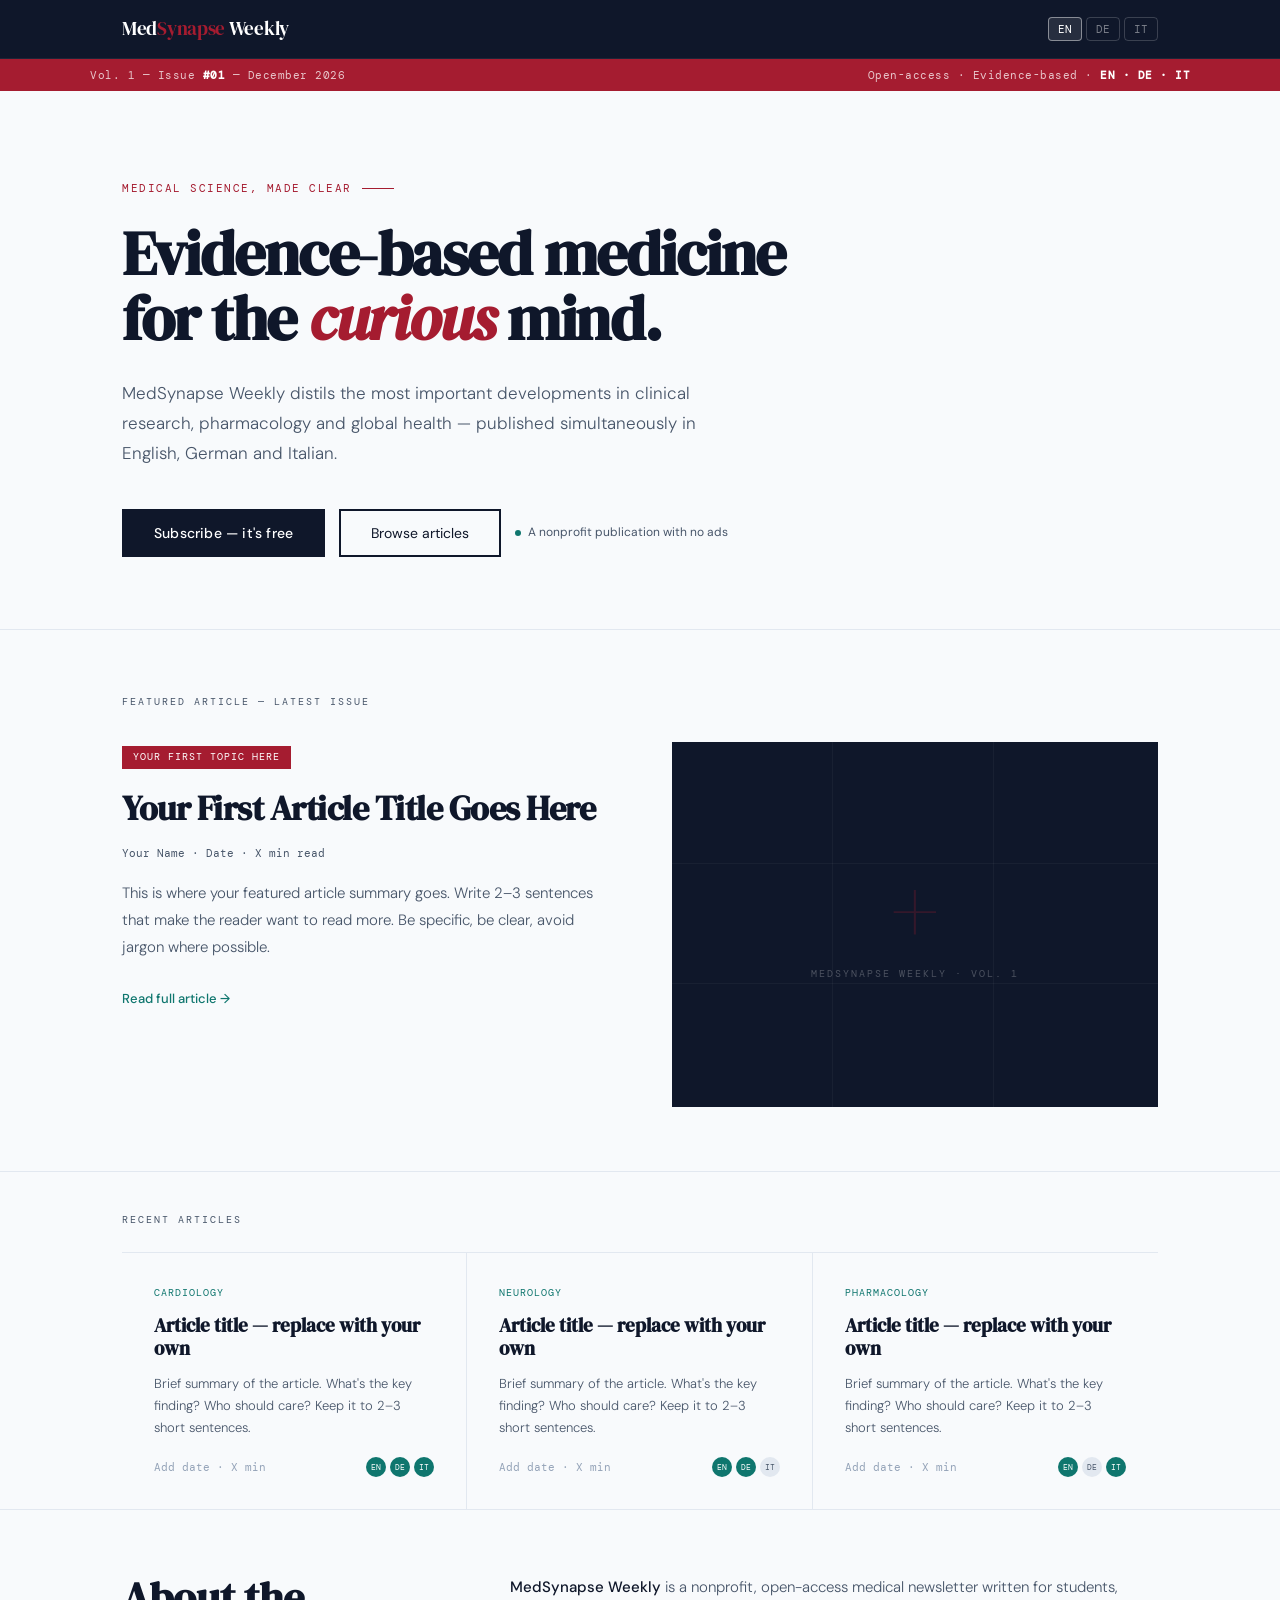
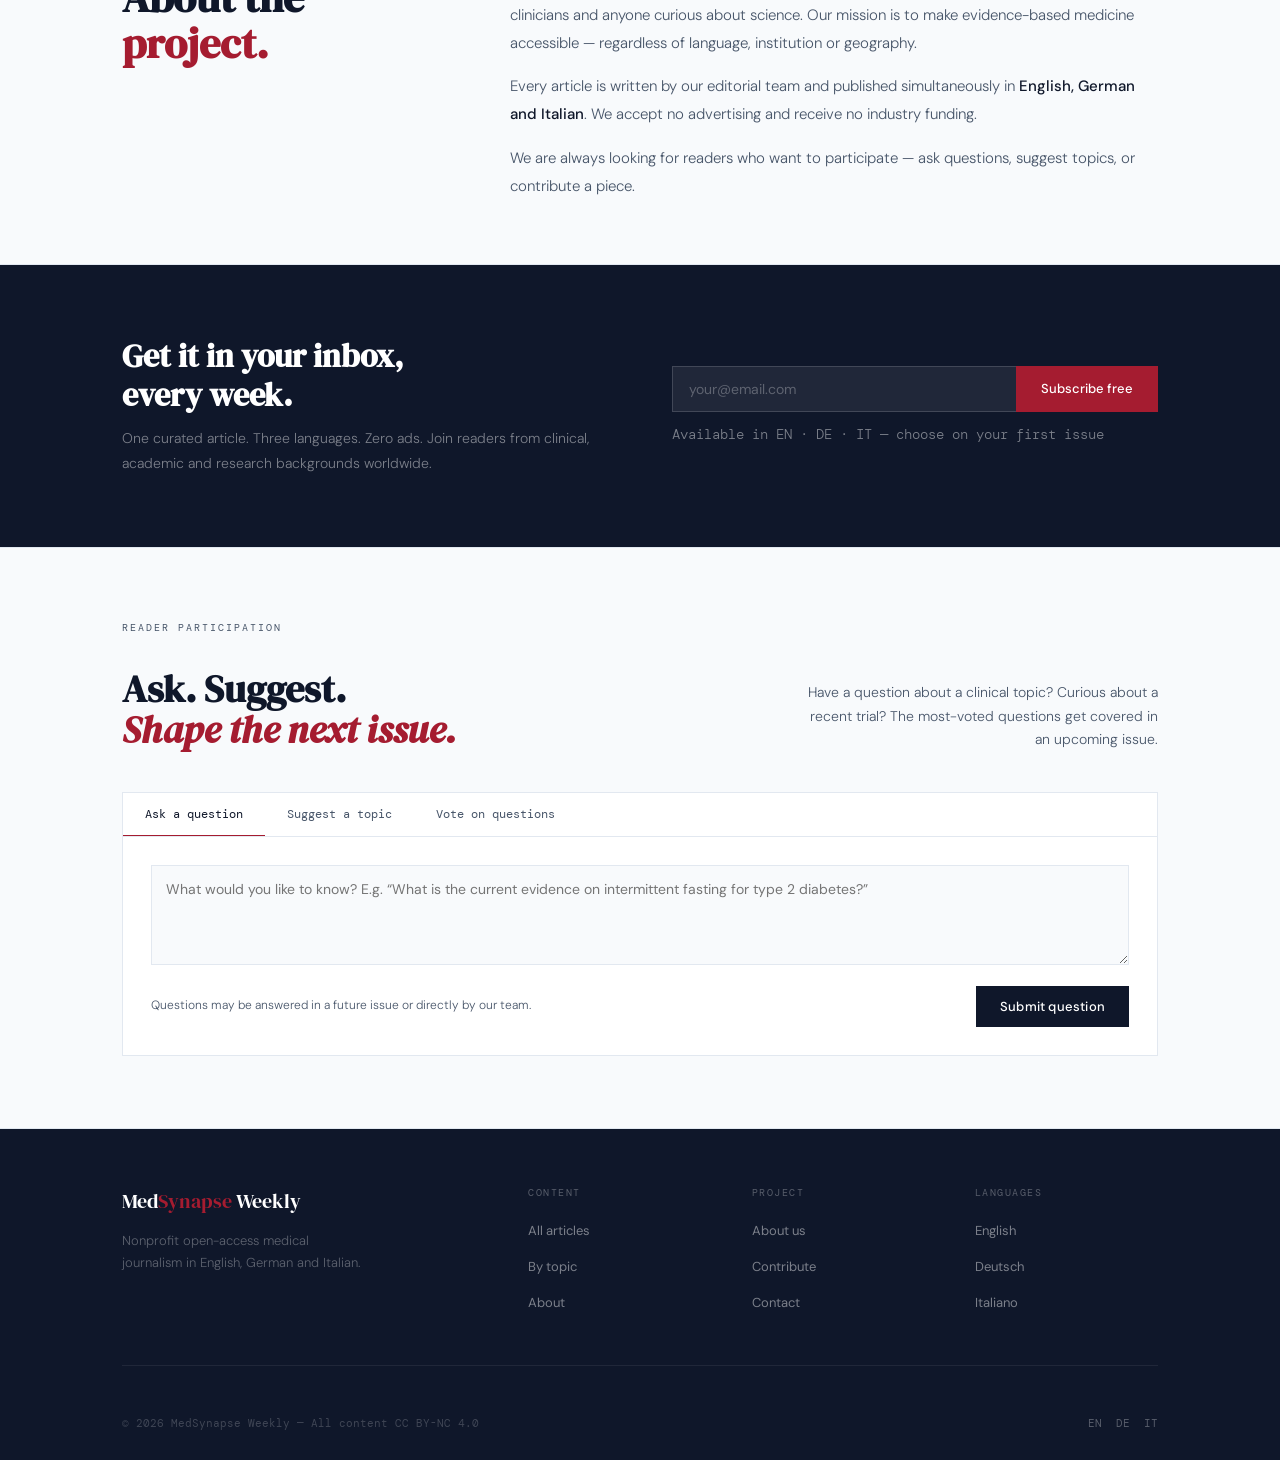
<file: index.html>
<!DOCTYPE html>
<html lang="en">
<head>
  <meta charset="UTF-8" />
  <meta name="viewport" content="width=device-width, initial-scale=1.0" />
  <meta name="description" content="MedSynapse Weekly — open-access medical newsletter in English, German and Italian." />
  <title>MedSynapse Weekly</title>
  <link rel="preconnect" href="https://fonts.googleapis.com" />
  <link rel="preconnect" href="https://fonts.gstatic.com" crossorigin />
  <link href="https://fonts.googleapis.com/css2?family=DM+Serif+Display:ital@0;1&family=DM+Sans:opsz,wght@9..40,300;9..40,400;9..40,500&family=DM+Mono:wght@400;500&display=swap" rel="stylesheet" />
  <link rel="stylesheet" href="style.css">
</head>
<body>

  <!-- ══ NAV ══ -->
  <nav class="nav" role="navigation" aria-label="Main navigation">
  <div class="nav-inner">
    <a href="index.html" class="logo" aria-label="MedSynapse Weekly home">Med<span>Synapse</span> Weekly</a>
    
    <ul class="nav-links" id="nav-links">
      </ul>

    <div class="lang-switcher" role="group" aria-label="Language selector">
      <button class="lang-btn active" onclick="setLang('en', this)" aria-pressed="true">EN</button>
      <button class="lang-btn" onclick="setLang('de', this)" aria-pressed="false">DE</button>
      <button class="lang-btn" onclick="setLang('it', this)" aria-pressed="false">IT</button>
    </div>

    <button class="nav-toggle" onclick="toggleNav()" aria-label="Toggle menu" aria-expanded="false" id="nav-toggle">
      <span></span><span></span><span></span>
    </button>
  </div> </nav>

  <!-- ══ ISSUE BAR ══ -->
  <div class="issue-bar" role="banner">
    <div class="issue-bar-inner">
      <span>Vol. 1 — Issue <strong>#01</strong> — <span id="issue-date">2026</span></span>
      <span>Open-access · Evidence-based · <strong>EN · DE · IT</strong></span>
    </div>
  </div>

  <!-- ══ HERO ══ -->
  <section class="hero">
    <div class="container">
      <p class="hero-kicker mono">Medical science, made clear</p>
      <h1>Evidence-based medicine<br>for the <em>curious</em> mind.</h1>
      <p class="hero-sub">MedSynapse Weekly distils the most important developments in clinical research, pharmacology and global health — published simultaneously in English, German and Italian.</p>
      <div class="hero-actions">
        <button class="btn-primary" onclick="document.getElementById('subscribe').scrollIntoView({behavior:'smooth'})">Subscribe — it's free</button>
        <button class="btn-ghost" onclick="document.getElementById('articles').scrollIntoView({behavior:'smooth'})">Browse articles</button>
        <span class="hero-stat"><span class="dot"></span> A nonprofit publication with no ads</span>
      </div>
    </div>
  </section>

  <!-- ══ FEATURED ARTICLE ══ -->
  <section class="featured-section">
    <div class="container">
      <p class="section-label">Featured article — latest issue</p>
      <div class="featured-grid">
        <div>
          <span class="featured-tag">Your first topic here</span>
          <h2>Your First Article Title Goes Here</h2>
          <p class="article-meta">Your Name · Date · X min read</p>
          <p class="article-excerpt">This is where your featured article summary goes. Write 2–3 sentences that make the reader want to read more. Be specific, be clear, avoid jargon where possible.</p>
          <a href="#" class="read-link">Read full article →</a>
        </div>
        <div class="featured-visual" role="img" aria-label="Featured article illustration">
          <div class="featured-visual-grid-line" style="top:0;left:33%;width:1px;height:100%;"></div>
          <div class="featured-visual-grid-line" style="top:0;left:66%;width:1px;height:100%;"></div>
          <div class="featured-visual-grid-line" style="top:33%;left:0;width:100%;height:1px;"></div>
          <div class="featured-visual-grid-line" style="top:66%;left:0;width:100%;height:1px;"></div>
          <div>
            <div class="featured-visual-icon">+</div>
            <div class="featured-visual-label">MedSynapse Weekly · Vol. 1</div>
          </div>
        </div>
      </div>
    </div>
  </section>

  <!-- ══ ARTICLES GRID ══ -->
  <section class="articles-section" id="articles">
    <div class="container">
      <div class="articles-section-header">
        <p class="section-label" style="margin-bottom:0;">Recent articles</p>
      </div>
    </div>
    <div style="max-width:1100px; margin:0 auto; padding:0 2rem;">
      <div class="articles-grid">

        <article class="article-card">
          <p class="card-tag">Cardiology</p>
          <h3 class="card-title">Article title — replace with your own</h3>
          <p class="card-excerpt">Brief summary of the article. What's the key finding? Who should care? Keep it to 2–3 short sentences.</p>
          <div class="card-footer">
            <span class="card-date mono">Add date · X min</span>
            <div class="lang-pips" aria-label="Available languages">
              <div class="pip on" title="English">EN</div>
              <div class="pip on" title="German">DE</div>
              <div class="pip on" title="Italian">IT</div>
            </div>
          </div>
        </article>

        <article class="article-card">
          <p class="card-tag">Neurology</p>
          <h3 class="card-title">Article title — replace with your own</h3>
          <p class="card-excerpt">Brief summary of the article. What's the key finding? Who should care? Keep it to 2–3 short sentences.</p>
          <div class="card-footer">
            <span class="card-date mono">Add date · X min</span>
            <div class="lang-pips" aria-label="Available languages">
              <div class="pip on" title="English">EN</div>
              <div class="pip on" title="German">DE</div>
              <div class="pip" title="Italian">IT</div>
            </div>
          </div>
        </article>

        <article class="article-card">
          <p class="card-tag">Pharmacology</p>
          <h3 class="card-title">Article title — replace with your own</h3>
          <p class="card-excerpt">Brief summary of the article. What's the key finding? Who should care? Keep it to 2–3 short sentences.</p>
          <div class="card-footer">
            <span class="card-date mono">Add date · X min</span>
            <div class="lang-pips" aria-label="Available languages">
              <div class="pip on" title="English">EN</div>
              <div class="pip" title="German">DE</div>
              <div class="pip on" title="Italian">IT</div>
            </div>
          </div>
        </article>

      </div>
    </div>
  </section>

  <!-- ══ ABOUT ══ -->
  <section class="about-section" id="about">
    <div class="container">
      <div class="about-grid">
        <div>
          <h2 class="about-heading">About the<span>project.</span></h2>
        </div>
        <div class="about-body">
          <p><strong>MedSynapse Weekly</strong> is a nonprofit, open-access medical newsletter written for students, clinicians and anyone curious about science. Our mission is to make evidence-based medicine accessible — regardless of language, institution or geography.</p>
          <p>Every article is written by our editorial team and published simultaneously in <strong>English, German and Italian</strong>. We accept no advertising and receive no industry funding.</p>
          <p>We are always looking for readers who want to participate — ask questions, suggest topics, or contribute a piece.</p>
        </div>
      </div>
    </div>
  </section>

  <!-- ══ SUBSCRIBE ══ -->
  <section class="subscribe-section" id="subscribe">
    <div class="container">
      <div class="subscribe-grid">
        <div>
          <h3>Get it in your inbox,<br>every week.</h3>
          <p>One curated article. Three languages. Zero ads. Join readers from clinical, academic and research backgrounds worldwide.</p>
        </div>
        <div>
          <div class="sub-form">
            <input class="sub-input" type="email" id="sub-email" placeholder="your@email.com" aria-label="Email address" />
            <button class="sub-btn" onclick="handleSubscribe()">Subscribe free</button>
          </div>
          <p class="sub-note" id="sub-note">Available in EN · DE · IT — choose on your first issue</p>
          <p class="success-msg" id="sub-success">✓ Subscribed. Your first issue is on its way.</p>
        </div>
      </div>
    </div>
  </section>

  <!-- ══ AMA SECTION ══ -->
  <section class="ama-section" id="ama">
    <div class="container">
      <div class="ama-header">
        <div>
          <p class="section-label">Reader participation</p>
          <h2 class="ama-heading">Ask. Suggest.<br><span>Shape the next issue.</span></h2>
        </div>
        <p class="ama-sub">Have a question about a clinical topic? Curious about a recent trial? The most-voted questions get covered in an upcoming issue.</p>
      </div>

      <div class="ama-box" role="tabpanel">
        <div class="ama-tabs" role="tablist">
          <button class="ama-tab active" role="tab" aria-selected="true" onclick="switchTab('ask', this)">Ask a question</button>
          <button class="ama-tab" role="tab" aria-selected="false" onclick="switchTab('suggest', this)">Suggest a topic</button>
          <button class="ama-tab" role="tab" aria-selected="false" onclick="switchTab('vote', this)">Vote on questions</button>
        </div>

        <div class="ama-panel active" id="panel-ask">
          <textarea class="ama-textarea" id="ama-q" placeholder="What would you like to know? E.g. &ldquo;What is the current evidence on intermittent fasting for type 2 diabetes?&rdquo;" aria-label="Your question"></textarea>
          <div class="ama-row">
            <p class="ama-hint" id="ask-hint">Questions may be answered in a future issue or directly by our team.</p>
            <button class="btn-primary" style="padding:10px 22px;font-size:13px;" onclick="handleAMA()">Submit question</button>
          </div>
        </div>

        <div class="ama-panel" id="panel-suggest">
          <textarea class="ama-textarea" placeholder="Suggest a topic or a study you'd like us to cover. E.g. &ldquo;Any Phase III results on GLP-1 drugs for NAFLD?&rdquo;" aria-label="Topic suggestion"></textarea>
          <div class="ama-row">
            <p class="ama-hint">We cover reader-suggested topics every 4–6 weeks.</p>
            <button class="btn-primary" style="padding:10px 22px;font-size:13px;">Submit suggestion</button>
          </div>
        </div>

        <div class="ama-panel" id="panel-vote">
          <div class="questions-list" id="questions-list">
            <!-- questions injected by JS -->
          </div>
        </div>
      </div>
    </div>
  </section>

  <!-- ══ FOOTER ══ -->
  <footer>
    <div class="container">
      <div class="footer-grid">
        <div>
          <div class="footer-brand">Med<span>Synapse</span> Weekly</div>
          <p class="footer-tagline">Nonprofit open-access medical journalism in English, German and Italian.</p>
        </div>
        <div>
          <p class="footer-col-title">Content</p>
          <ul class="footer-links">
            <li><a href="#articles">All articles</a></li>
            <li><a href="#articles">By topic</a></li>
            <li><a href="#about">About</a></li>
          </ul>
        </div>
        <div>
          <p class="footer-col-title">Project</p>
          <ul class="footer-links">
            <li><a href="#about">About us</a></li>
            <li><a href="#ama">Contribute</a></li>
            <li><a href="#subscribe">Contact</a></li>
          </ul>
        </div>
        <div>
          <p class="footer-col-title">Languages</p>
          <ul class="footer-links">
            <li><a href="#" onclick="setLangByCode('en')">English</a></li>
            <li><a href="#" onclick="setLangByCode('de')">Deutsch</a></li>
            <li><a href="#" onclick="setLangByCode('it')">Italiano</a></li>
          </ul>
        </div>
      </div>
      <div class="footer-bottom">
        <span>&copy; <span id="yr"></span> MedSynapse Weekly — All content CC BY-NC 4.0</span>
        <div class="footer-langs">
          <a href="#" onclick="setLangByCode('en')">EN</a>
          <a href="#" onclick="setLangByCode('de')">DE</a>
          <a href="#" onclick="setLangByCode('it')">IT</a>
        </div>
      </div>
    </div>
  </footer>

  <script>
    // ── year & date ──
    const now = new Date();
    document.getElementById('yr').textContent = now.getFullYear();
    document.getElementById('issue-date').textContent = now.toLocaleDateString('en-GB', {month:'long', year:'numeric'});

    // ── nav toggle ──
    function toggleNav() {
      const links = document.getElementById('nav-links');
      const toggle = document.getElementById('nav-toggle');
      const open = links.classList.toggle('open');
      toggle.setAttribute('aria-expanded', open);
    }

    // ── language switcher ──
    const strings = {
      en: {
        kicker: 'Medical science, made clear',
        h1: 'Evidence-based medicine<br>for the <em>curious</em> mind.',
        sub: 'MedSynapse Weekly distils the most important developments in clinical research, pharmacology and global health — published simultaneously in English, German and Italian.',
        sub_cta: "Subscribe — it's free",
        browse: 'Browse articles',
      },
      de: {
        kicker: 'Medizinische Wissenschaft, verständlich erklärt',
        h1: 'Evidenzbasierte Medizin<br>für den <em>neugierigen</em> Geist.',
        sub: 'MedSynapse Weekly fasst die wichtigsten Entwicklungen in der klinischen Forschung, Pharmakologie und globalen Gesundheit zusammen — gleichzeitig auf Englisch, Deutsch und Italienisch.',
        sub_cta: 'Kostenlos abonnieren',
        browse: 'Artikel durchsuchen',
      },
      it: {
        kicker: 'Scienza medica, resa accessibile',
        h1: 'Medicina basata sull\'evidenza<br>per la mente <em>curiosa</em>.',
        sub: 'MedSynapse Weekly sintetizza i più importanti sviluppi nella ricerca clinica, farmacologia e salute globale — pubblicato simultaneamente in inglese, tedesco e italiano.',
        sub_cta: 'Abbonati — è gratis',
        browse: 'Sfoglia gli articoli',
      }
    };

    function setLang(code, btn) {
      document.querySelectorAll('.lang-btn').forEach(b => { b.classList.remove('active'); b.setAttribute('aria-pressed','false'); });
      btn.classList.add('active'); btn.setAttribute('aria-pressed','true');
      applyLang(code);
    }
    function setLangByCode(code) {
      const btn = [...document.querySelectorAll('.lang-btn')].find(b => b.textContent.toLowerCase() === code);
      if (btn) setLang(code, btn);
      return false;
    }
function applyLang(code) {
      const s = strings[code];
      if (!s) return;
      
      // Update the text on the homepage
      document.querySelector('.hero-kicker').firstChild.textContent = s.kicker;
      document.querySelector('.hero h1').innerHTML = s.h1;
      document.querySelector('.hero-sub').textContent = s.sub;
      document.querySelectorAll('.btn-primary')[0].textContent = s.sub_cta;
      document.querySelectorAll('.btn-ghost')[0].textContent = s.browse;

      // Update the "Read full article" link to point to the correct file
      const readLink = document.querySelector('.read-link');
      if (readLink) {
        if (code === 'en') readLink.setAttribute('href', 'article-01-en.html');
        if (code === 'de') readLink.setAttribute('href', 'article-01-de.html');
        if (code === 'it') readLink.setAttribute('href', 'article-01-it.html');
      }
    }

    // ── subscribe ──
    function handleSubscribe() {
      const email = document.getElementById('sub-email').value.trim();
      const note = document.getElementById('sub-note');
      const success = document.getElementById('sub-success');
      if (email && email.includes('@') && email.includes('.')) {
        note.style.display = 'none';
        success.style.display = 'block';
        document.getElementById('sub-email').value = '';
      } else {
        note.textContent = 'Please enter a valid email address.';
        note.style.color = '#fca5a5';
      }
    }

    // ── AMA tabs ──
    function switchTab(name, btn) {
      document.querySelectorAll('.ama-tab').forEach(t => { t.classList.remove('active'); t.setAttribute('aria-selected','false'); });
      document.querySelectorAll('.ama-panel').forEach(p => p.classList.remove('active'));
      btn.classList.add('active'); btn.setAttribute('aria-selected','true');
      document.getElementById('panel-' + name).classList.add('active');
    }

    // ── AMA submit ──
    function handleAMA() {
      const q = document.getElementById('ama-q').value.trim();
      const hint = document.getElementById('ask-hint');
      if (q.length > 8) {
        document.getElementById('ama-q').value = '';
        hint.textContent = '✓ Question submitted — thank you! We may feature it in an upcoming issue.';
        hint.style.color = 'var(--teal)';
        setTimeout(() => { hint.textContent = 'Questions may be answered in a future issue or directly by our team.'; hint.style.color = ''; }, 5000);
      } else {
        hint.textContent = 'Please write at least a sentence.';
        hint.style.color = '#ef4444';
      }
    }

    // ── vote questions ──
    const sampleQuestions = [
      { text: 'What does the latest evidence say about GLP-1 drugs for non-alcoholic fatty liver disease?', meta: 'Reader question · Endocrinology', votes: 18 },
      { text: 'Is there a meaningful difference between mRNA and protein-subunit COVID vaccines in immunocompromised patients?', meta: 'Reader question · Immunology', votes: 14 },
      { text: 'What does current research say about long-term antibiotics for Lyme disease?', meta: 'Reader question · Infectious Disease', votes: 11 },
    ];
    const votedSet = new Set();

    function renderQuestions() {
      const list = document.getElementById('questions-list');
      list.innerHTML = sampleQuestions.map((q, i) => `
        <div class="q-item">
          <div class="q-quote" aria-hidden="true">&ldquo;</div>
          <div class="q-body">
            <p class="q-text">${q.text}</p>
            <p class="q-meta">${q.meta}</p>
          </div>
          <button class="vote-btn ${votedSet.has(i) ? 'voted' : ''}" onclick="vote(${i})" aria-label="Upvote this question">
            &#9650; <span id="votes-${i}">${q.votes}</span>
          </button>
        </div>
      `).join('');
    }

    function vote(i) {
      if (votedSet.has(i)) { votedSet.delete(i); sampleQuestions[i].votes--; }
      else { votedSet.add(i); sampleQuestions[i].votes++; }
      renderQuestions();
    }

    renderQuestions();
    // This makes the "Read Article" button work the second the page loads
window.addEventListener('load', function() {
  // We manually trigger the English setup so the link isn't empty (#)
  const enBtn = document.querySelector('.lang-btn.active');
  if (enBtn) {
    setLang('en', enBtn);
  }
});
  </script>
</body>
</html>
</file>
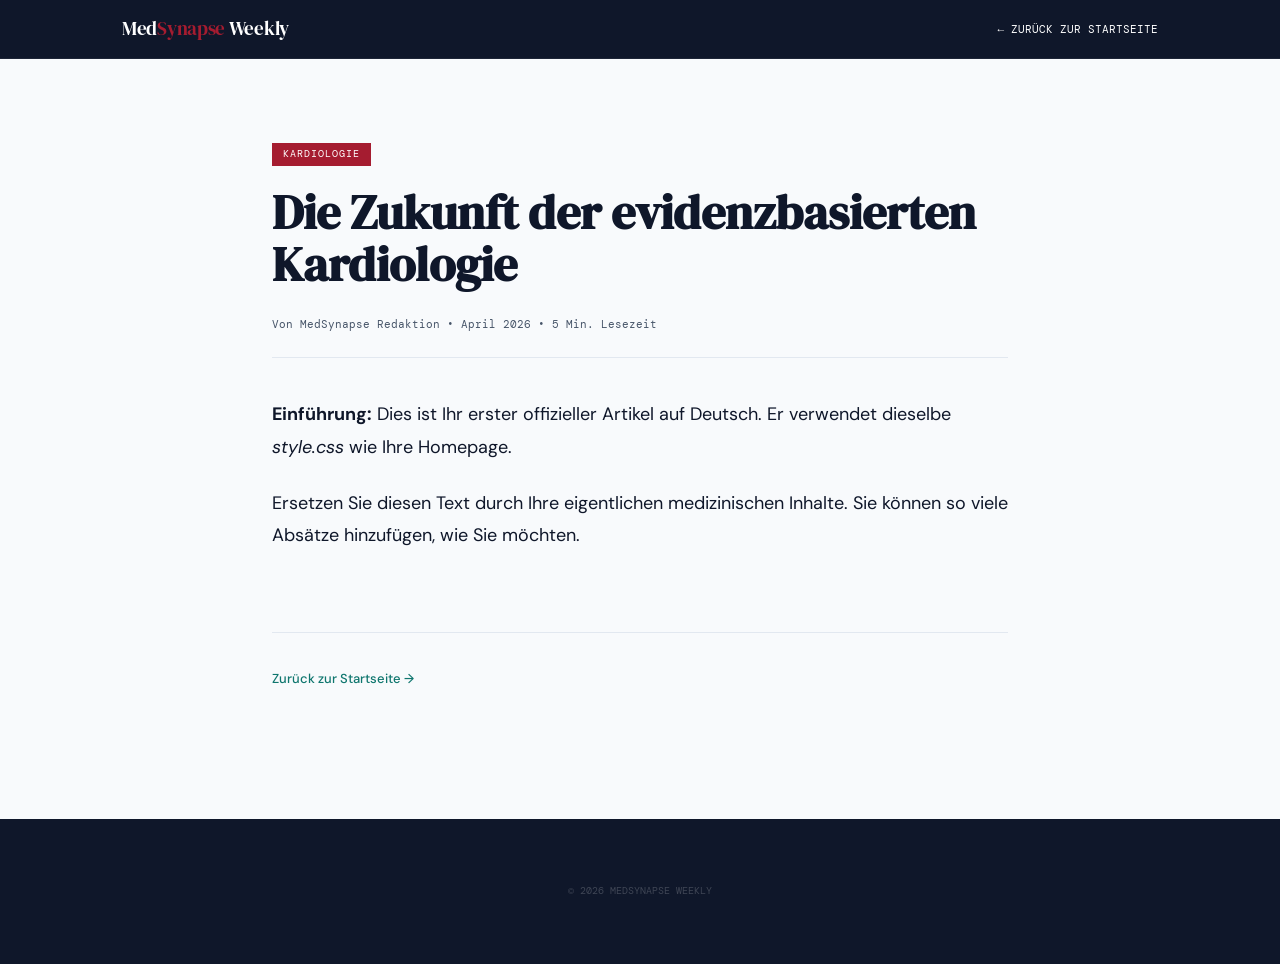
<file: article-01-de.html>
<!DOCTYPE html>
<html lang="de">
<head>
  <meta charset="UTF-8">
  <meta name="viewport" content="width=device-width, initial-scale=1.0">
  <title>Kardiologie Update | MedSynapse Weekly</title>
  <link rel="stylesheet" href="style.css">
  <link href="https://fonts.googleapis.com/css2?family=DM+Serif+Display&family=DM+Sans&family=DM+Mono&display=swap" rel="stylesheet">
</head>
<body>

  <nav class="nav">
    <div class="nav-inner">
      <div class="logo">Med<span>Synapse</span> Weekly</div>
      <a href="index.html" class="mono" style="color:white; font-size:11px;">← ZURÜCK ZUR STARTSEITE</a>
    </div>
  </nav>

  <main class="container" style="margin-top: 5rem; max-width: 800px;">
    <article>
      <p class="featured-tag">Kardiologie</p>
      <h1 style="font-family: var(--serif); font-size: 3rem; line-height: 1.1; margin-bottom: 1.5rem;">
        Die Zukunft der evidenzbasierten Kardiologie
      </h1>
      
      <div class="article-meta" style="border-bottom: 1px solid var(--border); padding-bottom: 1.5rem; margin-bottom: 2.5rem;">
        Von MedSynapse Redaktion • April 2026 • 5 Min. Lesezeit
      </div>

      <div style="font-size: 18px; line-height: 1.8; color: var(--navy);">
        <p style="margin-bottom: 1.5rem;">
          <strong>Einführung:</strong> Dies ist Ihr erster offizieller Artikel auf Deutsch. Er verwendet dieselbe <em>style.css</em> wie Ihre Homepage.
        </p>
        
        <p style="margin-bottom: 1.5rem;">
          Ersetzen Sie diesen Text durch Ihre eigentlichen medizinischen Inhalte. Sie können so viele Absätze hinzufügen, wie Sie möchten.
        </p>
      </div>
    </article>

    <div style="margin-top: 5rem; padding-top: 2rem; border-top: 1px solid var(--border);">
       <a href="index.html" class="read-link">Zurück zur Startseite →</a>
    </div>
  </main>

  <footer style="margin-top: 8rem; padding: 4rem 0; background: var(--navy); text-align: center;">
    <p class="mono" style="color: rgba(255,255,255,0.2); font-size: 10px;">&copy; 2026 MEDSYNAPSE WEEKLY</p>
  </footer>

</body>
</html>
</file>
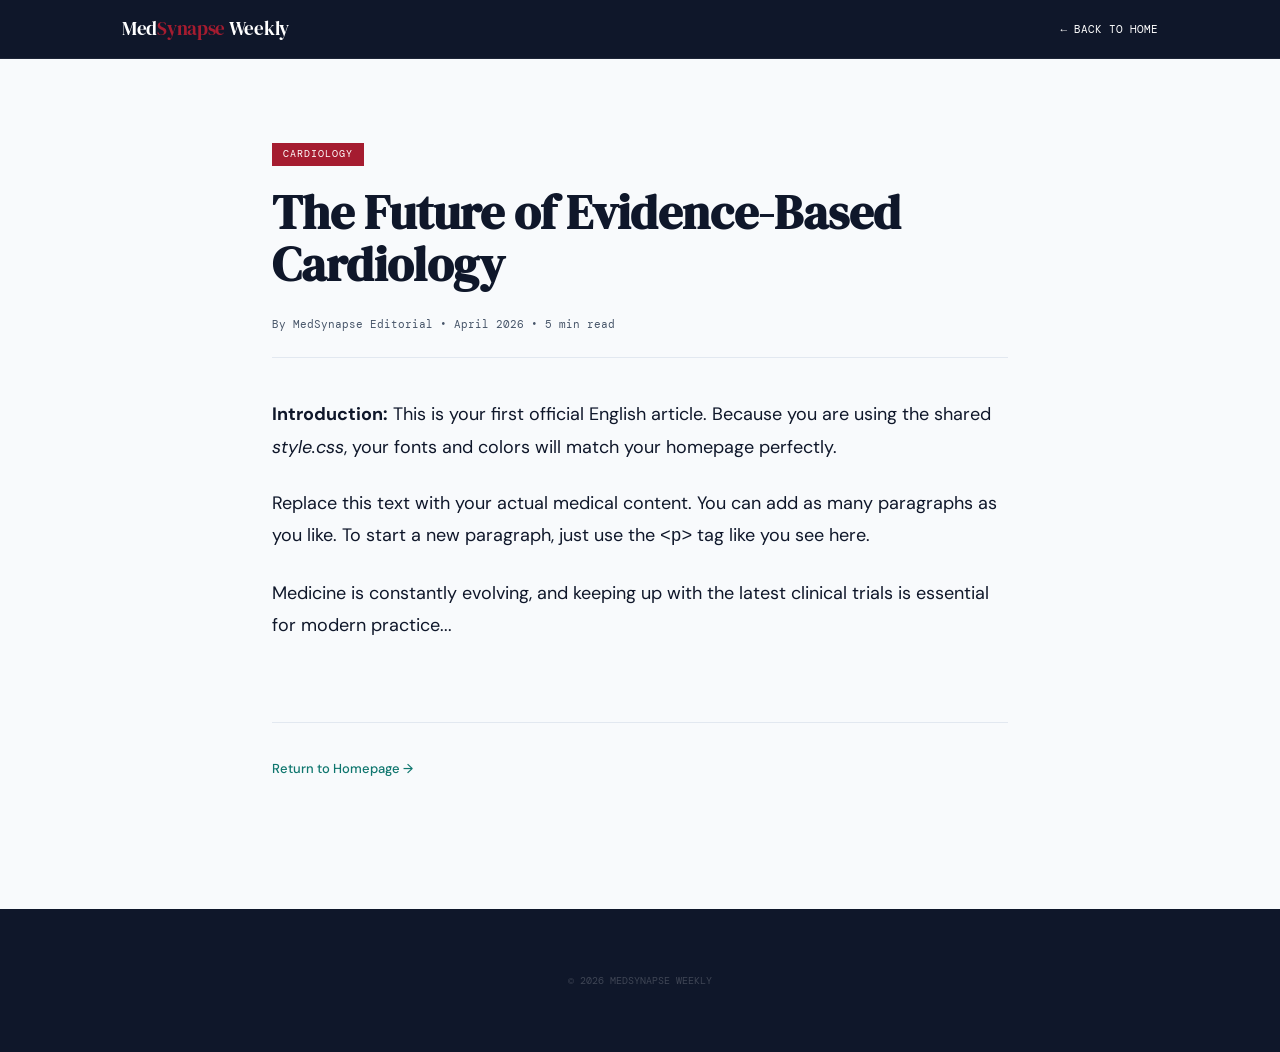
<file: article-01-en.html>
<!DOCTYPE html>
<html lang="en">
<head>
  <meta charset="UTF-8">
  <meta name="viewport" content="width=device-width, initial-scale=1.0">
  <title>Cardiology Update | MedSynapse Weekly</title>
  <link rel="stylesheet" href="style.css">
  <link href="https://fonts.googleapis.com/css2?family=DM+Serif+Display&family=DM+Sans&family=DM+Mono&display=swap" rel="stylesheet">
</head>
<body>

  <nav class="nav">
    <div class="nav-inner">
      <div class="logo">Med<span>Synapse</span> Weekly</div>
      <a href="index.html" class="mono" style="color:white; font-size:11px;">← BACK TO HOME</a>
    </div>
  </nav>

  <main class="container" style="margin-top: 5rem; max-width: 800px;">
    <article>
      <p class="featured-tag">Cardiology</p>
      <h1 style="font-family: var(--serif); font-size: 3rem; line-height: 1.1; margin-bottom: 1.5rem;">
        The Future of Evidence-Based Cardiology
      </h1>
      
      <div class="article-meta" style="border-bottom: 1px solid var(--border); padding-bottom: 1.5rem; margin-bottom: 2.5rem;">
        By MedSynapse Editorial • April 2026 • 5 min read
      </div>

      <div style="font-size: 18px; line-height: 1.8; color: var(--navy);">
        <p style="margin-bottom: 1.5rem;">
          <strong>Introduction:</strong> This is your first official English article. Because you are using the shared <em>style.css</em>, your fonts and colors will match your homepage perfectly.
        </p>
        
        <p style="margin-bottom: 1.5rem;">
          Replace this text with your actual medical content. You can add as many paragraphs as you like. To start a new paragraph, just use the <code>&lt;p&gt;</code> tag like you see here.
        </p>

        <p style="margin-bottom: 1.5rem;">
          Medicine is constantly evolving, and keeping up with the latest clinical trials is essential for modern practice...
        </p>
      </div>
    </article>

    <div style="margin-top: 5rem; padding-top: 2rem; border-top: 1px solid var(--border);">
       <a href="index.html" class="read-link">Return to Homepage →</a>
    </div>
  </main>

  <footer style="margin-top: 8rem; padding: 4rem 0; background: var(--navy); text-align: center;">
    <p class="mono" style="color: rgba(255,255,255,0.2); font-size: 10px;">&copy; 2026 MEDSYNAPSE WEEKLY</p>
  </footer>

</body>
</html>
</file>
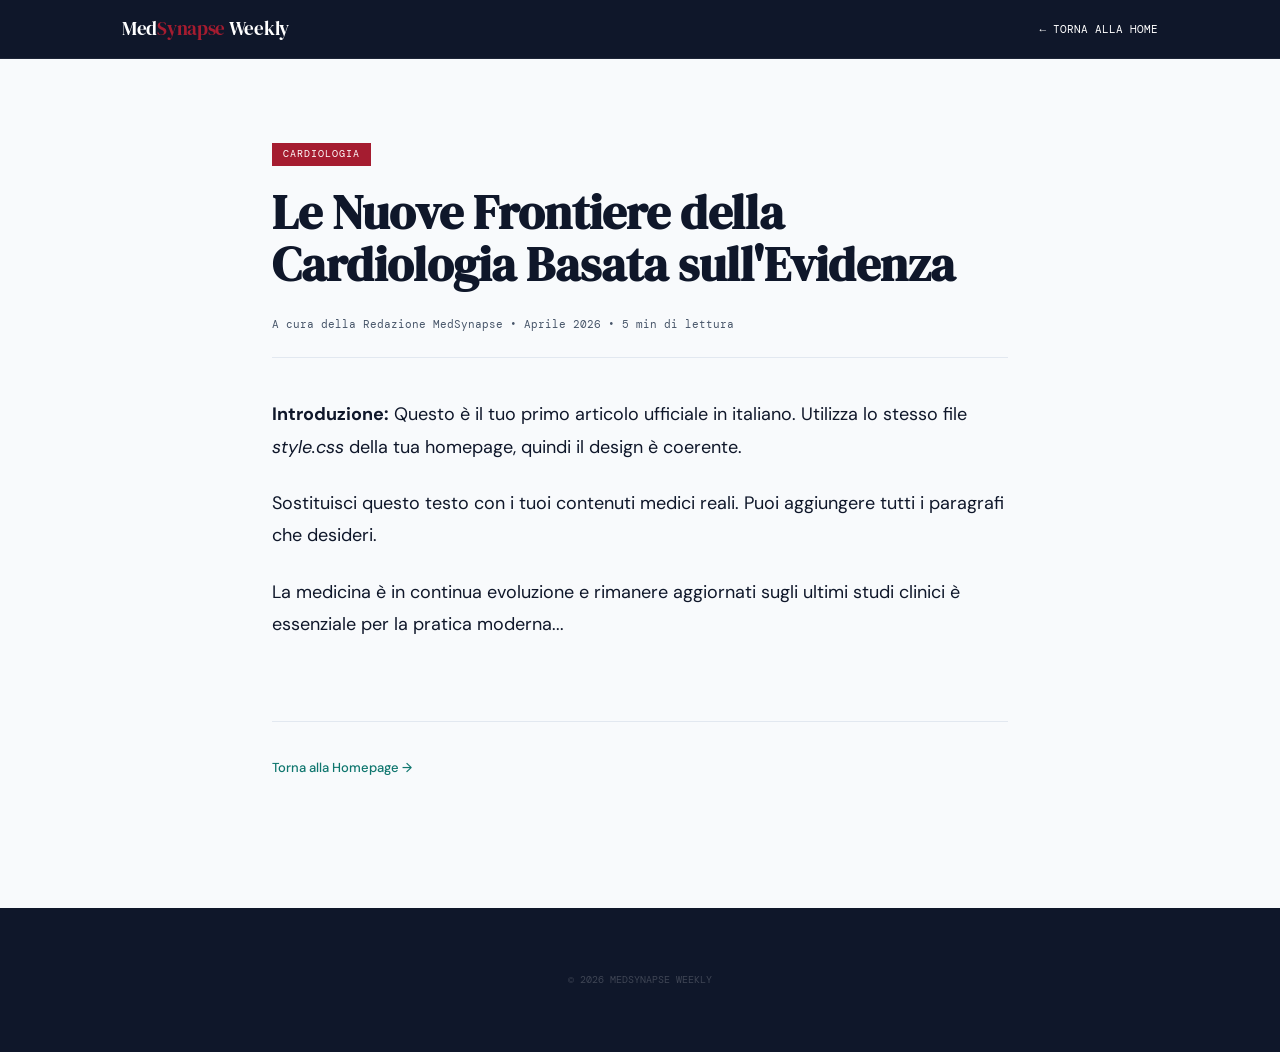
<file: article-01-it.html>
<!DOCTYPE html>
<html lang="it">
<head>
  <meta charset="UTF-8">
  <meta name="viewport" content="width=device-width, initial-scale=1.0">
  <title>Aggiornamento Cardiologia | MedSynapse Weekly</title>
  <link rel="stylesheet" href="style.css">
  <link href="https://fonts.googleapis.com/css2?family=DM+Serif+Display&family=DM+Sans&family=DM+Mono&display=swap" rel="stylesheet">
</head>
<body>

  <nav class="nav">
    <div class="nav-inner">
      <div class="logo">Med<span>Synapse</span> Weekly</div>
      <a href="index.html" class="mono" style="color:white; font-size:11px;">← TORNA ALLA HOME</a>
    </div>
  </nav>

  <main class="container" style="margin-top: 5rem; max-width: 800px;">
    <article>
      <p class="featured-tag">Cardiologia</p>
      <h1 style="font-family: var(--serif); font-size: 3rem; line-height: 1.1; margin-bottom: 1.5rem;">
        Le Nuove Frontiere della Cardiologia Basata sull'Evidenza
      </h1>
      
      <div class="article-meta" style="border-bottom: 1px solid var(--border); padding-bottom: 1.5rem; margin-bottom: 2.5rem;">
        A cura della Redazione MedSynapse • Aprile 2026 • 5 min di lettura
      </div>

      <div style="font-size: 18px; line-height: 1.8; color: var(--navy);">
        <p style="margin-bottom: 1.5rem;">
          <strong>Introduzione:</strong> Questo è il tuo primo articolo ufficiale in italiano. Utilizza lo stesso file <em>style.css</em> della tua homepage, quindi il design è coerente.
        </p>
        
        <p style="margin-bottom: 1.5rem;">
          Sostituisci questo testo con i tuoi contenuti medici reali. Puoi aggiungere tutti i paragrafi che desideri.
        </p>

        <p style="margin-bottom: 1.5rem;">
          La medicina è in continua evoluzione e rimanere aggiornati sugli ultimi studi clinici è essenziale per la pratica moderna...
        </p>
      </div>
    </article>

    <div style="margin-top: 5rem; padding-top: 2rem; border-top: 1px solid var(--border);">
       <a href="index.html" class="read-link">Torna alla Homepage →</a>
    </div>
  </main>

  <footer style="margin-top: 8rem; padding: 4rem 0; background: var(--navy); text-align: center;">
    <p class="mono" style="color: rgba(255,255,255,0.2); font-size: 10px;">&copy; 2026 MEDSYNAPSE WEEKLY</p>
  </footer>

</body>
</html>
</file>
<file: style.css>
/* ── RESET & TOKENS ── */
    *, *::before, *::after { box-sizing: border-box; margin: 0; padding: 0; }
    :root {
      --red:      #A51C30;
      --red-dark: #7d1424;
      --navy:     #0F172A;
      --navy2:    #1e293b;
      --slate:    #475569;
      --off:      #F8FAFC;
      --border:   #E2E8F0;
      --teal:     #0F766E;
      --teal2:    #0d9488;
      --mono:     'DM Mono', monospace;
      --serif:    'DM Serif Display', Georgia, serif;
      --sans:     'DM Sans', system-ui, sans-serif;
    }
    html { scroll-behavior: smooth; }
    body {
      font-family: var(--sans);
      background: var(--off);
      color: var(--navy);
      font-size: 16px;
      line-height: 1.65;
      -webkit-font-smoothing: antialiased;
    }
    a { color: inherit; text-decoration: none; }
    img { display: block; max-width: 100%; }
    button { font-family: var(--sans); cursor: pointer; }

    /* ── UTILITIES ── */
    .mono { font-family: var(--mono); }
    .container { max-width: 1100px; margin: 0 auto; padding: 0 2rem; }
    .section-label {
      font-family: var(--mono);
      font-size: 10px;
      letter-spacing: 2px;
      text-transform: uppercase;
      color: var(--slate);
      margin-bottom: 2rem;
    }
    .sr-only {
      position: absolute; width: 1px; height: 1px;
      overflow: hidden; clip: rect(0,0,0,0);
    }

    /* ── NAVIGATION ── */
    .nav {
      background: var(--navy);
      position: sticky;
      top: 0;
      z-index: 200;
      border-bottom: 1px solid rgba(255,255,255,0.06);
    }
    .nav-inner {
      display: flex;
      align-items: center;
      justify-content: space-between;
      height: 58px;
      max-width: 1100px;
      margin: 0 auto;
      padding: 0 2rem;
      gap: 1.5rem;
    }
    .logo {
      font-family: var(--serif);
      font-size: 19px;
      color: #fff;
      white-space: nowrap;
      letter-spacing: -0.3px;
    }
    .logo span { color: var(--red); }
    .nav-links {
      display: flex;
      list-style: none;
      gap: 2rem;
      flex: 1;
      justify-content: center;
    }
    .nav-links a {
      color: rgba(255,255,255,0.55);
      font-size: 13px;
      letter-spacing: 0.2px;
      transition: color 0.15s;
    }
    .nav-links a:hover { color: #fff; }
    .lang-switcher { display: flex; gap: 4px; }
    .lang-btn {
      background: transparent;
      border: 1px solid rgba(255,255,255,0.18);
      color: rgba(255,255,255,0.45);
      font-family: var(--mono);
      font-size: 11px;
      padding: 4px 9px;
      border-radius: 4px;
      transition: all 0.15s;
    }
    .lang-btn:hover, .lang-btn.active {
      background: rgba(255,255,255,0.1);
      border-color: rgba(255,255,255,0.45);
      color: #fff;
    }
    /* mobile menu toggle */
    .nav-toggle {
      display: none;
      background: transparent;
      border: none;
      width: 28px;
      height: 28px;
      flex-direction: column;
      justify-content: center;
      gap: 5px;
      padding: 0;
    }
    .nav-toggle span {
      display: block;
      width: 100%;
      height: 1.5px;
      background: rgba(255,255,255,0.7);
      border-radius: 1px;
      transition: all 0.2s;
    }

    /* ── ISSUE BAR ── */
    .issue-bar {
      background: var(--red);
      padding: 7px 2rem;
    }
    .issue-bar-inner {
      max-width: 1100px;
      margin: 0 auto;
      display: flex;
      align-items: center;
      justify-content: space-between;
      flex-wrap: wrap;
      gap: 4px;
    }
    .issue-bar span {
      font-family: var(--mono);
      font-size: 11px;
      color: rgba(255,255,255,0.75);
      letter-spacing: 0.5px;
    }
    .issue-bar strong { color: #fff; }

    /* ── HERO ── */
    .hero {
      padding: 5.5rem 0 4.5rem;
      border-bottom: 1px solid var(--border);
    }
    .hero-kicker {
      font-family: var(--mono);
      font-size: 11px;
      letter-spacing: 1.5px;
      text-transform: uppercase;
      color: var(--red);
      margin-bottom: 1.5rem;
      display: flex;
      align-items: center;
      gap: 10px;
    }
    .hero-kicker::after {
      content: '';
      display: inline-block;
      width: 32px;
      height: 1px;
      background: var(--red);
    }
    .hero h1 {
      font-family: var(--serif);
      font-size: clamp(40px, 5.5vw, 62px);
      line-height: 1.05;
      letter-spacing: -1.5px;
      color: var(--navy);
      max-width: 780px;
      margin-bottom: 1.75rem;
    }
    .hero h1 em { color: var(--red); font-style: italic; }
    .hero-sub {
      font-size: 17px;
      color: var(--slate);
      max-width: 580px;
      line-height: 1.75;
      font-weight: 300;
      margin-bottom: 2.5rem;
    }
    .hero-actions {
      display: flex;
      align-items: center;
      gap: 14px;
      flex-wrap: wrap;
    }
    .btn-primary {
      background: var(--navy);
      color: #fff;
      border: 2px solid var(--navy);
      padding: 13px 30px;
      font-size: 14px;
      font-weight: 500;
      letter-spacing: 0.2px;
      transition: background 0.15s, border-color 0.15s;
      border-radius: 0;
    }
    .btn-primary:hover { background: var(--navy2); border-color: var(--navy2); }
    .btn-ghost {
      background: transparent;
      color: var(--navy);
      border: 2px solid var(--navy);
      padding: 13px 30px;
      font-size: 14px;
      font-weight: 400;
      transition: all 0.15s;
      border-radius: 0;
    }
    .btn-ghost:hover { background: var(--navy); color: #fff; }
    .hero-stat {
      font-size: 12px;
      color: var(--slate);
      display: flex;
      align-items: center;
      gap: 7px;
    }
    .dot {
      width: 6px; height: 6px;
      border-radius: 50%;
      background: var(--teal);
      display: inline-block;
      flex-shrink: 0;
    }

    /* ── FEATURED ARTICLE ── */
    .featured-section {
      padding: 4rem 0;
      border-bottom: 1px solid var(--border);
    }
    .featured-grid {
      display: grid;
      grid-template-columns: 1fr 1fr;
      gap: 4rem;
      align-items: start;
    }
    .featured-tag {
      display: inline-block;
      background: var(--red);
      color: #fff;
      font-family: var(--mono);
      font-size: 10px;
      letter-spacing: 1px;
      text-transform: uppercase;
      padding: 3px 11px;
      margin-bottom: 1.25rem;
    }
    .featured-grid h2 {
      font-family: var(--serif);
      font-size: clamp(24px, 3vw, 34px);
      line-height: 1.15;
      letter-spacing: -0.5px;
      color: var(--navy);
      margin-bottom: 1rem;
    }
    .article-meta {
      font-family: var(--mono);
      font-size: 11px;
      color: var(--slate);
      margin-bottom: 1.1rem;
    }
    .article-excerpt {
      font-size: 15px;
      color: var(--slate);
      line-height: 1.8;
      font-weight: 300;
      margin-bottom: 1.5rem;
    }
    .read-link {
      color: var(--teal);
      font-size: 13px;
      font-weight: 500;
      display: inline-flex;
      align-items: center;
      gap: 6px;
      transition: gap 0.15s;
    }
    .read-link:hover { gap: 10px; }
    .featured-visual {
      background: var(--navy);
      aspect-ratio: 4 / 3;
      display: flex;
      align-items: center;
      justify-content: center;
      position: relative;
      overflow: hidden;
    }
    .featured-visual-grid-line {
      position: absolute;
      background: rgba(255,255,255,0.04);
    }
    .featured-visual-icon {
      font-family: var(--serif);
      font-size: 88px;
      color: rgba(165,28,48,0.25);
      line-height: 1;
      position: relative;
      z-index: 1;
      text-align: center;
    }
    .featured-visual-label {
      font-family: var(--mono);
      font-size: 10px;
      color: rgba(255,255,255,0.25);
      letter-spacing: 2px;
      text-transform: uppercase;
      text-align: center;
      margin-top: 0.75rem;
      position: relative;
      z-index: 1;
    }

    /* ── ARTICLE GRID ── */
    .articles-section {
      border-bottom: 1px solid var(--border);
    }
    .articles-section-header {
      padding: 2.5rem 0 1.5rem;
      border-bottom: 1px solid var(--border);
    }
    .articles-grid {
      display: grid;
      grid-template-columns: repeat(3, 1fr);
    }
    .article-card {
      padding: 2rem;
      border-right: 1px solid var(--border);
      border-bottom: 1px solid var(--border);
      transition: background 0.15s;
    }
    .article-card:nth-child(3n) { border-right: none; }
    .article-card:nth-last-child(-n+3) { border-bottom: none; }
    .article-card:hover { background: #fff; }
    .card-tag {
      font-family: var(--mono);
      font-size: 10px;
      letter-spacing: 1px;
      text-transform: uppercase;
      color: var(--teal);
      margin-bottom: 0.75rem;
    }
    .card-title {
      font-family: var(--serif);
      font-size: 19px;
      line-height: 1.25;
      color: var(--navy);
      margin-bottom: 0.75rem;
    }
    .card-excerpt {
      font-size: 13px;
      color: var(--slate);
      line-height: 1.7;
      font-weight: 300;
      margin-bottom: 1.1rem;
    }
    .card-footer {
      display: flex;
      justify-content: space-between;
      align-items: center;
    }
    .card-date {
      font-family: var(--mono);
      font-size: 11px;
      color: #94a3b8;
    }
    .lang-pips { display: flex; gap: 4px; }
    .pip {
      width: 20px; height: 20px;
      border-radius: 50%;
      background: var(--border);
      display: flex;
      align-items: center;
      justify-content: center;
      font-family: var(--mono);
      font-size: 8px;
      color: var(--slate);
    }
    .pip.on { background: var(--teal); color: #fff; }

    /* ── ABOUT STRIP ── */
    .about-section {
      padding: 4rem 0;
      border-bottom: 1px solid var(--border);
    }
    .about-grid {
      display: grid;
      grid-template-columns: 1fr 2fr;
      gap: 4rem;
      align-items: start;
    }
    .about-heading {
      font-family: var(--serif);
      font-size: clamp(28px, 3.5vw, 42px);
      line-height: 1.1;
      color: var(--navy);
    }
    .about-heading span { color: var(--red); display: block; }
    .about-body p {
      font-size: 15px;
      color: var(--slate);
      line-height: 1.85;
      font-weight: 300;
      margin-bottom: 1rem;
    }
    .about-body p:last-child { margin-bottom: 0; }
    .about-body strong { color: var(--navy); font-weight: 500; }

    /* ── SUBSCRIBE ── */
    .subscribe-section {
      background: var(--navy);
      padding: 4.5rem 0;
      border-bottom: 1px solid var(--border);
    }
    .subscribe-grid {
      display: grid;
      grid-template-columns: 1fr 1fr;
      gap: 4rem;
      align-items: center;
    }
    .subscribe-section h3 {
      font-family: var(--serif);
      font-size: clamp(24px, 3vw, 32px);
      color: #fff;
      line-height: 1.2;
      margin-bottom: 0.75rem;
    }
    .subscribe-section p {
      font-size: 14px;
      color: rgba(255,255,255,0.45);
      font-weight: 300;
      line-height: 1.75;
    }
    .sub-form { display: flex; }
    .sub-input {
      flex: 1;
      padding: 13px 16px;
      background: rgba(255,255,255,0.07);
      border: 1px solid rgba(255,255,255,0.15);
      border-right: none;
      color: #fff;
      font-family: var(--sans);
      font-size: 14px;
      outline: none;
      border-radius: 0;
      transition: border-color 0.15s;
    }
    .sub-input::placeholder { color: rgba(255,255,255,0.28); }
    .sub-input:focus { border-color: rgba(255,255,255,0.4); }
    .sub-btn {
      background: var(--red);
      border: 1px solid var(--red);
      color: #fff;
      padding: 13px 24px;
      font-size: 13px;
      font-weight: 500;
      white-space: nowrap;
      transition: background 0.15s;
      border-radius: 0;
    }
    .sub-btn:hover { background: var(--red-dark); border-color: var(--red-dark); }
    .sub-note {
      margin-top: 10px;
      font-family: var(--mono);
      font-size: 11px;
      color: rgba(255,255,255,0.28);
    }

    /* ── AMA SECTION ── */
    .ama-section {
      padding: 4.5rem 0;
      border-bottom: 1px solid var(--border);
    }
    .ama-header {
      display: flex;
      justify-content: space-between;
      align-items: flex-end;
      margin-bottom: 2.5rem;
      gap: 2rem;
      flex-wrap: wrap;
    }
    .ama-heading {
      font-family: var(--serif);
      font-size: clamp(28px, 3.5vw, 38px);
      line-height: 1.1;
      color: var(--navy);
    }
    .ama-heading span { color: var(--red); font-style: italic; }
    .ama-sub {
      font-size: 14px;
      color: var(--slate);
      max-width: 360px;
      font-weight: 300;
      line-height: 1.7;
      text-align: right;
    }
    .ama-box {
      border: 1px solid var(--border);
      background: #fff;
    }
    .ama-tabs {
      display: flex;
      border-bottom: 1px solid var(--border);
      overflow-x: auto;
    }
    .ama-tab {
      background: transparent;
      border: none;
      border-bottom: 2px solid transparent;
      padding: 13px 22px;
      font-family: var(--mono);
      font-size: 12px;
      color: var(--slate);
      cursor: pointer;
      white-space: nowrap;
      margin-bottom: -1px;
      transition: all 0.15s;
    }
    .ama-tab:hover { color: var(--navy); }
    .ama-tab.active { color: var(--navy); border-bottom-color: var(--red); }
    .ama-panel { display: none; padding: 1.75rem; }
    .ama-panel.active { display: block; }
    .ama-textarea {
      width: 100%;
      min-height: 100px;
      padding: 12px 14px;
      font-family: var(--sans);
      font-size: 14px;
      color: var(--navy);
      background: var(--off);
      border: 1px solid var(--border);
      resize: vertical;
      outline: none;
      line-height: 1.65;
      border-radius: 0;
      transition: border-color 0.15s;
    }
    .ama-textarea:focus { border-color: #94a3b8; }
    .ama-row {
      display: flex;
      justify-content: space-between;
      align-items: center;
      margin-top: 12px;
      gap: 12px;
      flex-wrap: wrap;
    }
    .ama-hint { font-size: 12px; color: var(--slate); font-weight: 300; }
    .questions-list { margin-top: 0; }
    .q-item {
      display: flex;
      gap: 12px;
      padding: 12px 0;
      border-bottom: 1px solid var(--border);
      align-items: flex-start;
    }
    .q-item:last-child { border-bottom: none; }
    .q-quote {
      font-family: var(--serif);
      font-size: 28px;
      color: var(--border);
      line-height: 1;
      flex-shrink: 0;
      margin-top: 2px;
    }
    .q-body { flex: 1; }
    .q-text { font-size: 14px; color: var(--navy); line-height: 1.55; }
    .q-meta { font-family: var(--mono); font-size: 11px; color: #94a3b8; margin-top: 3px; }
    .vote-btn {
      display: flex;
      align-items: center;
      gap: 5px;
      font-family: var(--mono);
      font-size: 11px;
      color: var(--slate);
      border: 1px solid var(--border);
      background: transparent;
      padding: 4px 10px;
      flex-shrink: 0;
      transition: all 0.15s;
      border-radius: 0;
    }
    .vote-btn:hover { border-color: var(--teal); color: var(--teal); }
    .vote-btn.voted { border-color: var(--teal); color: var(--teal); background: #f0fdfa; }

    /* ── FOOTER ── */
    footer {
      background: var(--navy);
      padding: 3.5rem 0 1.75rem;
    }
    .footer-grid {
      display: grid;
      grid-template-columns: 2fr 1fr 1fr 1fr;
      gap: 2.5rem;
      margin-bottom: 3rem;
      padding-bottom: 2.5rem;
      border-bottom: 1px solid rgba(255,255,255,0.07);
    }
    .footer-brand {
      font-family: var(--serif);
      font-size: 20px;
      color: #fff;
      margin-bottom: 0.75rem;
    }
    .footer-brand span { color: var(--red); }
    .footer-tagline {
      font-size: 13px;
      color: rgba(255,255,255,0.32);
      font-weight: 300;
      line-height: 1.7;
      max-width: 240px;
    }
    .footer-col-title {
      font-family: var(--mono);
      font-size: 10px;
      letter-spacing: 1.5px;
      text-transform: uppercase;
      color: rgba(255,255,255,0.3);
      margin-bottom: 1rem;
    }
    .footer-links { list-style: none; }
    .footer-links li { margin-bottom: 0.6rem; }
    .footer-links a {
      font-size: 13px;
      color: rgba(255,255,255,0.45);
      transition: color 0.15s;
    }
    .footer-links a:hover { color: #fff; }
    .footer-bottom {
      display: flex;
      justify-content: space-between;
      align-items: center;
      font-family: var(--mono);
      font-size: 11px;
      color: rgba(255,255,255,0.2);
      flex-wrap: wrap;
      gap: 8px;
    }
    .footer-langs { display: flex; gap: 14px; }
    .footer-langs a { color: rgba(255,255,255,0.3); transition: color 0.15s; }
    .footer-langs a:hover { color: #fff; }

    /* ── SUCCESS MESSAGES ── */
    .success-msg {
      display: none;
      font-size: 13px;
      color: var(--teal2);
      margin-top: 8px;
      font-family: var(--mono);
    }

    /* ── RESPONSIVE ── */
    @media (max-width: 860px) {
      .nav-links { display: none; }
      .nav-links.open {
        display: flex;
        flex-direction: column;
        position: absolute;
        top: 58px; left: 0; right: 0;
        background: var(--navy);
        padding: 1.5rem 2rem;
        gap: 1.25rem;
        border-top: 1px solid rgba(255,255,255,0.08);
        z-index: 199;
      }
      .nav-toggle { display: flex; }
      .featured-grid, .subscribe-grid, .about-grid { grid-template-columns: 1fr; gap: 2rem; }
      .featured-visual { aspect-ratio: 16/9; }
      .articles-grid { grid-template-columns: 1fr; }
      .article-card { border-right: none; }
      .article-card:nth-last-child(-n+3) { border-bottom: 1px solid var(--border); }
      .article-card:last-child { border-bottom: none; }
      .footer-grid { grid-template-columns: 1fr 1fr; }
      .ama-sub { text-align: left; max-width: 100%; }
    }
    @media (max-width: 560px) {
      .hero { padding: 3.5rem 0 3rem; }
      .footer-grid { grid-template-columns: 1fr; }
      .sub-form { flex-direction: column; }
      .sub-input { border-right: 1px solid rgba(255,255,255,0.15); border-bottom: none; }
    }
</file>
